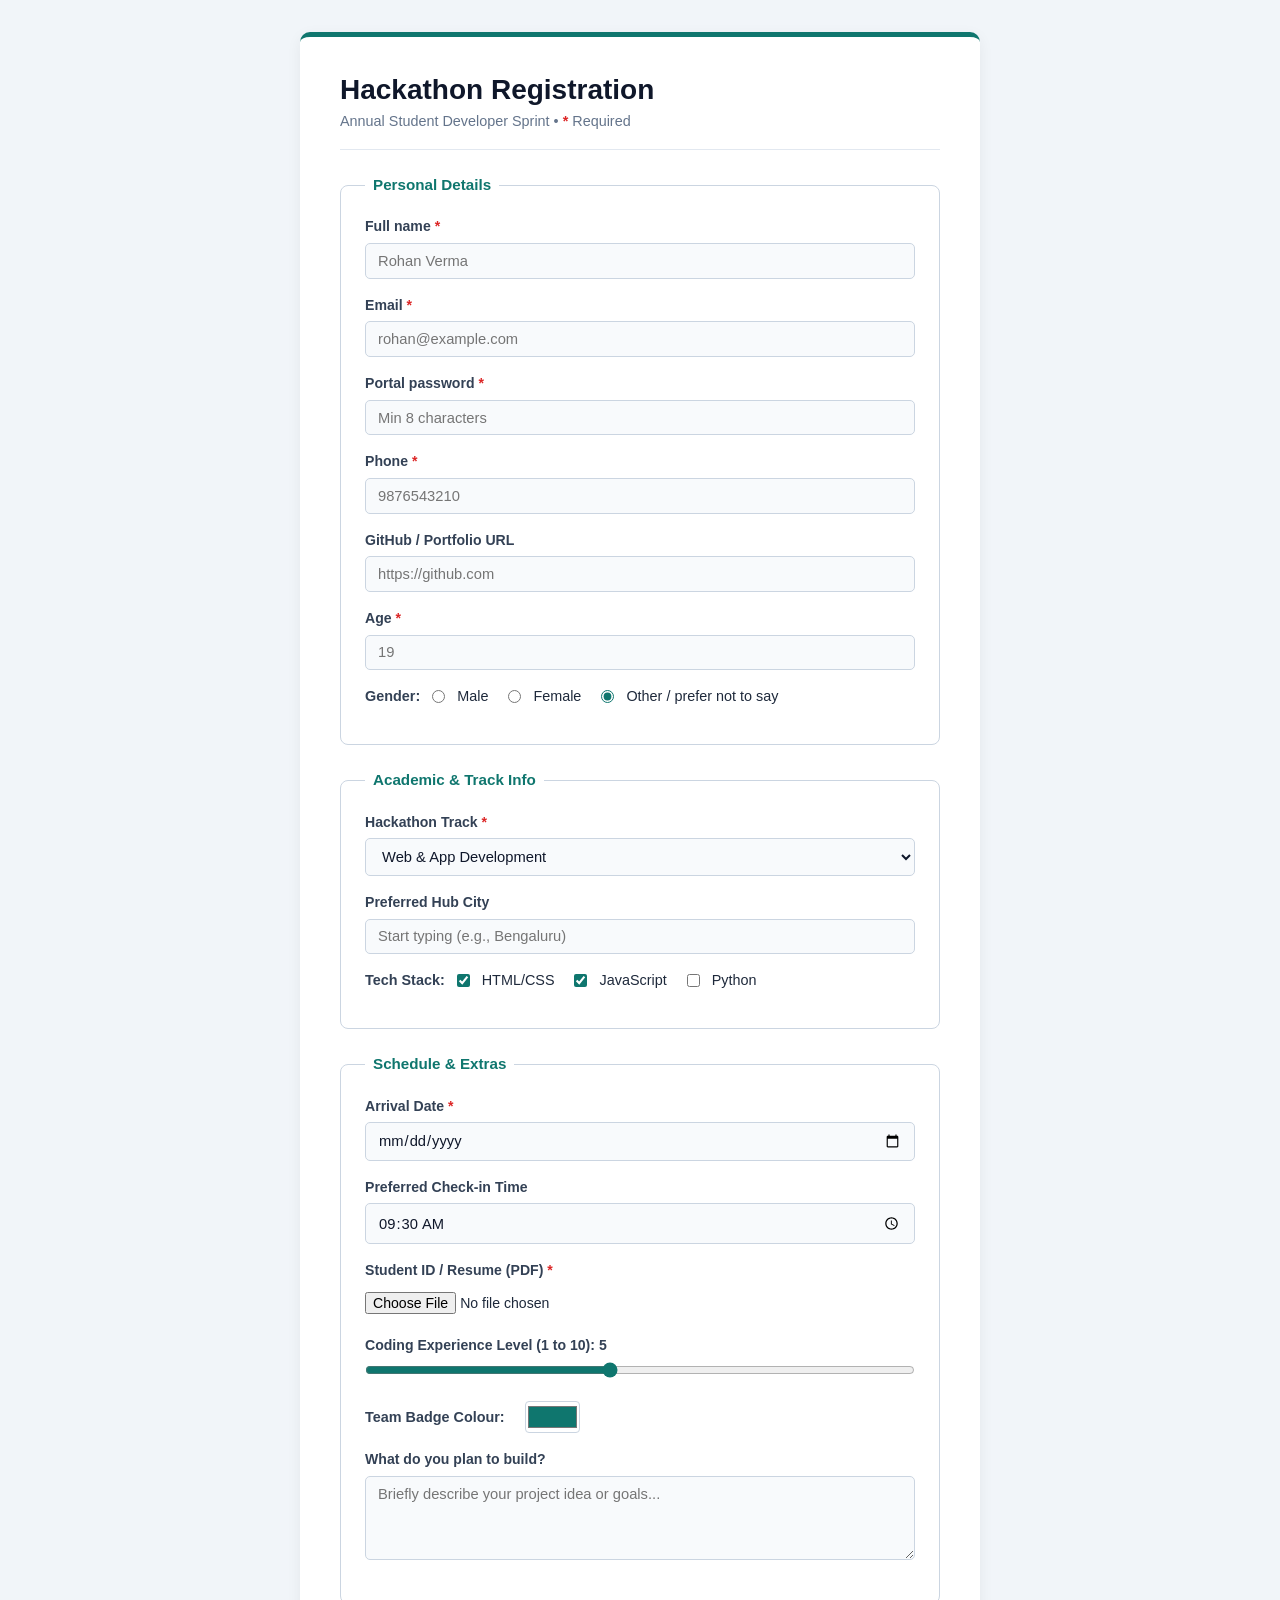
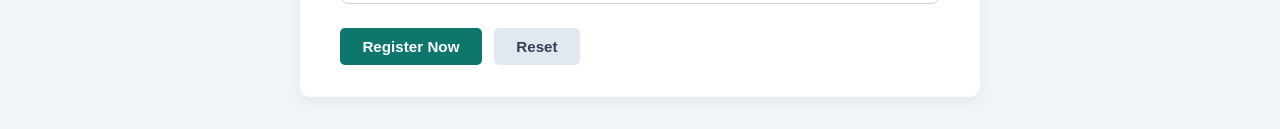
<file: assignment/Assignment 2/index.html>
<!DOCTYPE html>
<html lang="en">
<head>
  <meta charset="UTF-8">
  <meta name="viewport" content="width=device-width, initial-scale=1.0">
  <title>Tech Hackathon Registration Form</title>
  <style>
    * {
      box-sizing: border-box;
      margin: 0;
      padding: 0;
      font-family: 'Segoe UI', Tahoma, Geneva, Verdana, sans-serif;
    }

    body {
      background-color: #f1f5f9;
      color: #1e293b;
      padding: 2rem 1rem;
      line-height: 1.5;
    }

    .form-container {
      max-width: 680px;
      margin: 0 auto;
      background: #ffffff;
      padding: 2rem 2.5rem;
      border-radius: 10px;
      box-shadow: 0 4px 15px rgba(0, 0, 0, 0.06);
      border-top: 5px solid #0f766e;
    }

    .form-header {
      margin-bottom: 1.5rem;
      border-bottom: 1px solid #e2e8f0;
      padding-bottom: 1rem;
    }

    .form-header h1 {
      font-size: 1.75rem;
      color: #0f172a;
    }

    .form-header p {
      font-size: 0.9rem;
      color: #64748b;
    }

    .required-star {
      color: #dc2626;
      font-weight: bold;
    }

    fieldset {
      border: 1px solid #cbd5e1;
      border-radius: 8px;
      padding: 1.25rem 1.5rem;
      margin-bottom: 1.5rem;
    }

    legend {
      font-weight: 700;
      font-size: 0.95rem;
      color: #0f766e;
      padding: 0 0.5rem;
    }

    .form-group {
      margin-bottom: 1rem;
    }

    .form-group label {
      display: block;
      font-size: 0.88rem;
      font-weight: 600;
      margin-bottom: 0.35rem;
      color: #334155;
    }

    input[type="text"],
    input[type="email"],
    input[type="password"],
    input[type="tel"],
    input[type="url"],
    input[type="number"],
    input[type="date"],
    input[type="time"],
    input[list],
    select,
    textarea {
      width: 100%;
      padding: 0.55rem 0.75rem;
      border: 1px solid #cbd5e1;
      border-radius: 5px;
      font-size: 0.92rem;
      color: #0f172a;
      background-color: #f8fafc;
      transition: border-color 0.2s, background-color 0.2s;
    }

    input:focus,
    select:focus,
    textarea:focus {
      outline: none;
      border-color: #0f766e;
      background-color: #ffffff;
    }

    input[type="file"] {
      font-size: 0.88rem;
      padding: 0.3rem 0;
    }

    input[type="range"] {
      width: 100%;
      accent-color: #0f766e;
      cursor: pointer;
    }

    input[type="color"] {
      width: 55px;
      height: 32px;
      border: 1px solid #cbd5e1;
      border-radius: 4px;
      cursor: pointer;
      background: none;
    }

    .inline-group {
      display: flex;
      flex-wrap: wrap;
      align-items: center;
      gap: 0.75rem;
      margin-bottom: 1rem;
      font-size: 0.9rem;
    }

    .group-label {
      font-weight: 600;
      color: #334155;
    }

    .inline-group label {
      margin-right: 0.5rem;
      cursor: pointer;
    }

    input[type="radio"],
    input[type="checkbox"] {
      accent-color: #0f766e;
      cursor: pointer;
    }

    .button-group {
      display: flex;
      gap: 0.75rem;
      margin-top: 1rem;
    }

    button {
      padding: 0.65rem 1.4rem;
      font-size: 0.95rem;
      font-weight: 600;
      border: none;
      border-radius: 5px;
      cursor: pointer;
      transition: background-color 0.2s;
    }

    .btn-submit {
      background-color: #0f766e;
      color: #ffffff;
    }

    .btn-submit:hover {
      background-color: #115e59;
    }

    .btn-reset {
      background-color: #e2e8f0;
      color: #334155;
    }

    .btn-reset:hover {
      background-color: #cbd5e1;
    }
  </style>
</head>
<body>

  <main class="form-container">
    <header class="form-header">
      <h1>Hackathon Registration</h1>
      <p>Annual Student Developer Sprint • <span class="required-star">*</span> Required</p>
    </header>

    <form action="#" method="POST" enctype="multipart/form-data">

      <!-- SECTION 1: Personal Details -->
      <fieldset>
        <legend>Personal Details</legend>

        <div class="form-group">
          <label for="fullname">Full name <span class="required-star">*</span></label>
          <input type="text" id="fullname" name="fullname" placeholder="Rohan Verma" minlength="3" required>
        </div>

        <div class="form-group">
          <label for="email">Email <span class="required-star">*</span></label>
          <input type="email" id="email" name="email" placeholder="rohan@example.com" required>
        </div>

        <div class="form-group">
          <label for="password">Portal password <span class="required-star">*</span></label>
          <input type="password" id="password" name="password" placeholder="Min 8 characters" minlength="8" required>
        </div>

        <div class="form-group">
          <label for="phone">Phone <span class="required-star">*</span></label>
          <input type="tel" id="phone" name="phone" placeholder="9876543210" pattern="[0-9]{10}" title="Enter a 10-digit mobile number" required>
        </div>

        <div class="form-group">
          <label for="github">GitHub / Portfolio URL</label>
          <input type="url" id="github" name="github" placeholder="https://github.com">
        </div>

        <div class="form-group">
          <label for="age">Age <span class="required-star">*</span></label>
          <input type="number" id="age" name="age" placeholder="19" min="16" max="35" required>
        </div>

        <div class="inline-group">
          <span class="group-label">Gender:</span>
          <input type="radio" id="male" name="gender" value="male">
          <label for="male">Male</label>

          <input type="radio" id="female" name="gender" value="female">
          <label for="female">Female</label>

          <input type="radio" id="other" name="gender" value="other" checked>
          <label for="other">Other / prefer not to say</label>
        </div>
      </fieldset>

      <!-- SECTION 2: Academic & Track Info -->
      <fieldset>
        <legend>Academic & Track Info</legend>

        <div class="form-group">
          <label for="track">Hackathon Track <span class="required-star">*</span></label>
          <select id="track" name="track" required>
            <option value="">-- Select a Track --</option>
            <option value="web" selected>Web & App Development</option>
            <option value="ai">AI & Machine Learning</option>
            <option value="cyber">Cybersecurity & Cloud</option>
            <option value="iot">IoT & Hardware</option>
          </select>
        </div>

        <div class="form-group">
          <label for="city">Preferred Hub City</label>
          <input list="cities" id="city" name="city" placeholder="Start typing (e.g., Bengaluru)">
          <datalist id="cities">
            <option value="Bengaluru">
            <option value="Delhi NCR">
            <option value="Mumbai">
            <option value="Hyderabad">
            <option value="Pune">
          </datalist>
        </div>

        <div class="inline-group">
          <span class="group-label">Tech Stack:</span>
          <input type="checkbox" id="htmlcss" name="skills" value="HTML/CSS" checked>
          <label for="htmlcss">HTML/CSS</label>

          <input type="checkbox" id="js" name="skills" value="JavaScript" checked>
          <label for="js">JavaScript</label>

          <input type="checkbox" id="python" name="skills" value="Python">
          <label for="python">Python</label>
        </div>
      </fieldset>

      <!-- SECTION 3: Schedule & Extras -->
      <fieldset>
        <legend>Schedule & Extras</legend>

        <div class="form-group">
          <label for="arrival-date">Arrival Date <span class="required-star">*</span></label>
          <input type="date" id="arrival-date" name="arrival-date" min="2026-11-15" required>
        </div>

        <div class="form-group">
          <label for="checkin-time">Preferred Check-in Time</label>
          <input type="time" id="checkin-time" name="checkin-time" value="09:30">
        </div>

        <div class="form-group">
          <label for="id-proof">Student ID / Resume (PDF) <span class="required-star">*</span></label>
          <input type="file" id="id-proof" name="id-proof" accept=".pdf,.png,.jpg" required>
        </div>

        <div class="form-group">
          <label for="experience">Coding Experience Level (1 to 10): <span id="exp-val">5</span></label>
          <input type="range" id="experience" name="experience" min="1" max="10" value="5" oninput="document.getElementById('exp-val').textContent = this.value">
        </div>

        <div class="inline-group">
          <label for="badge-color" class="group-label">Team Badge Colour:</label>
          <input type="color" id="badge-color" name="badge-color" value="#0f766e">
        </div>

        <div class="form-group">
          <label for="pitch">What do you plan to build?</label>
          <textarea id="pitch" name="pitch" rows="4" placeholder="Briefly describe your project idea or goals..." minlength="10"></textarea>
        </div>
      </fieldset>

      <!-- Buttons -->
      <div class="button-group">
        <button type="submit" class="btn-submit">Register Now</button>
        <button type="reset" class="btn-reset">Reset</button>
      </div>

    </form>
  </main>

</body>
</html>
</file>
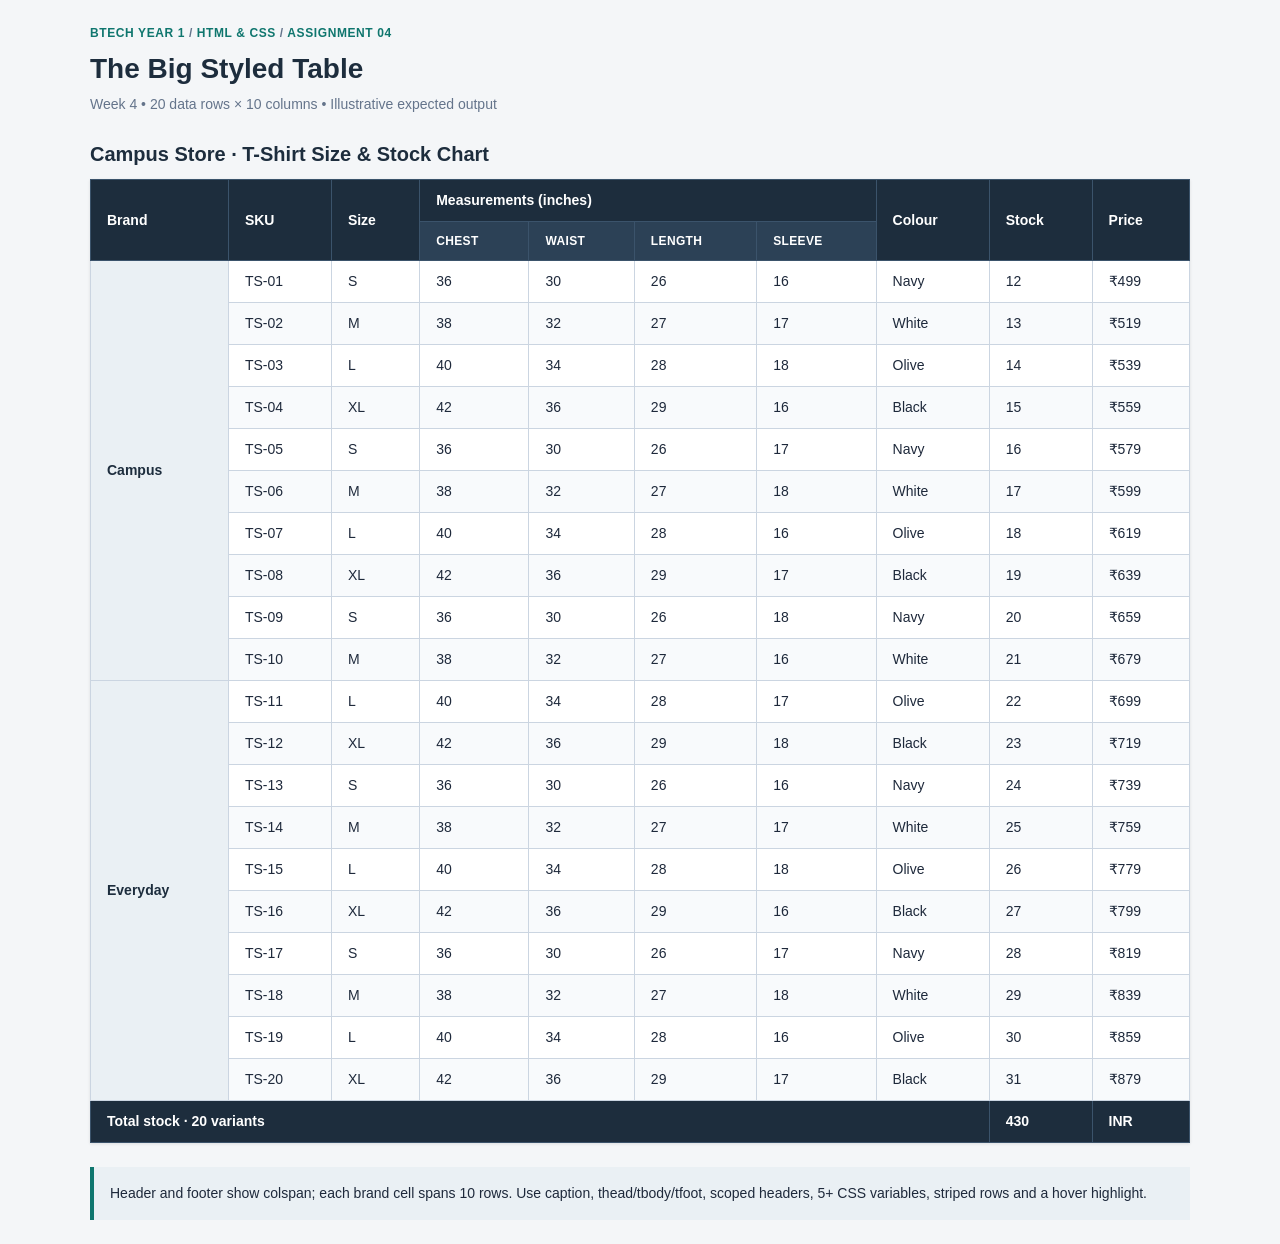
<file: assignment/Assignment 3/index.html>
<!DOCTYPE html>
<html lang="en">
<head>
  <meta charset="UTF-8">
  <meta name="viewport" content="width=device-width, initial-scale=1.0">
  <title>The Big Styled Table - Campus Store</title>
  
  <!-- INTERNAL CSS STARTS HERE -->
  <style>
    /* CSS Variables defined in :root */
    :root {
      --bg-page: #f4f6f8;
      --bg-surface: #ffffff;
      --bg-header: #1d2d3d;
      --bg-subheader: #2c4156;
      --bg-brand: #eaf0f4;
      --bg-stripe: #f8fafc;
      --bg-hover: #e2ecf5;
      
      --text-primary: #1e293b;
      --text-secondary: #64748b;
      --text-light: #ffffff;
      --text-accent: #0f766e;
      
      --border-color: #cbd5e1;
      --border-header: #3b536b;
      
      --space-xs: 6px;
      --space-sm: 10px;
      --space-md: 16px;
      --space-lg: 24px;
      
      --font-family: -apple-system, BlinkMacSystemFont, "Segoe UI", Roboto, sans-serif;
      --font-xs: 0.75rem;
      --font-sm: 0.875rem;
      --font-base: 1rem;
      --font-lg: 1.25rem;
      --font-xl: 1.75rem;
    }

    * {
      box-sizing: border-box;
      margin: 0;
      padding: 0;
    }

    body {
      font-family: var(--font-family);
      background-color: var(--bg-page);
      color: var(--text-primary);
      padding: var(--space-lg);
      line-height: 1.5;
    }

    .container {
      max-width: 1100px;
      margin: 0 auto;
    }

    .breadcrumb {
      font-size: var(--font-xs);
      font-weight: 700;
      letter-spacing: 0.05em;
      color: var(--text-accent);
      text-transform: uppercase;
      margin-bottom: var(--space-xs);
    }

    .breadcrumb span {
      color: var(--text-secondary);
    }

    h1 {
      font-size: var(--font-xl);
      font-weight: 800;
      color: var(--bg-header);
      margin-bottom: 4px;
    }

    .subtitle {
      font-size: var(--font-sm);
      color: var(--text-secondary);
      margin-bottom: var(--space-lg);
    }

    table {
      width: 100%;
      border-collapse: collapse;
      background-color: var(--bg-surface);
      font-size: var(--font-sm);
      box-shadow: 0 1px 3px rgba(0, 0, 0, 0.1);
    }

    caption {
      caption-side: top;
      text-align: left;
      font-size: var(--font-lg);
      font-weight: 700;
      color: var(--bg-header);
      margin-bottom: var(--space-sm);
    }

    th, td {
      padding: var(--space-sm) var(--space-md);
      border: 1px solid var(--border-color);
      text-align: left;
    }

    thead th {
      background-color: var(--bg-header);
      color: var(--text-light);
      font-weight: 600;
      border-color: var(--border-header);
    }

    thead tr:nth-child(2) th {
      background-color: var(--bg-subheader);
      font-size: var(--font-xs);
      text-transform: uppercase;
      letter-spacing: 0.03em;
    }

    th[scope="rowgroup"] {
      background-color: var(--bg-brand);
      color: var(--bg-header);
      font-weight: 700;
      vertical-align: middle;
    }

    tbody tr:nth-child(even) {
      background-color: var(--bg-stripe);
    }

    tbody tr:hover {
      background-color: var(--bg-hover);
      transition: background-color 0.15s ease-in-out;
    }

    tfoot td, tfoot th {
      background-color: var(--bg-header);
      color: var(--text-light);
      font-weight: 700;
      border-color: var(--border-header);
    }

    .note-box {
      margin-top: var(--space-lg);
      padding: var(--space-md);
      background-color: var(--bg-brand);
      border-left: 4px solid var(--text-accent);
      font-size: var(--font-sm);
      color: var(--text-primary);
    }
  </style>
  <!-- INTERNAL CSS ENDS HERE -->
</head>
<body>

  <div class="container">
    <p class="breadcrumb">BTECH YEAR 1 <span>/</span> HTML &amp; CSS <span>/</span> ASSIGNMENT 04</p>
    <h1>The Big Styled Table</h1>
    <p class="subtitle">Week 4 &bull; 20 data rows &times; 10 columns &bull; Illustrative expected output</p>

    <table>
      <caption>Campus Store &middot; T-Shirt Size &amp; Stock Chart</caption>
      
      <thead>
        <tr>
          <th scope="col" rowspan="2">Brand</th>
          <th scope="col" rowspan="2">SKU</th>
          <th scope="col" rowspan="2">Size</th>
          <th scope="colgroup" colspan="4">Measurements (inches)</th>
          <th scope="col" rowspan="2">Colour</th>
          <th scope="col" rowspan="2">Stock</th>
          <th scope="col" rowspan="2">Price</th>
        </tr>
        <tr>
          <th scope="col">Chest</th>
          <th scope="col">Waist</th>
          <th scope="col">Length</th>
          <th scope="col">Sleeve</th>
        </tr>
      </thead>

      <tbody>
        <tr>
          <th scope="rowgroup" rowspan="10">Campus</th>
          <td>TS-01</td>
          <td>S</td>
          <td>36</td>
          <td>30</td>
          <td>26</td>
          <td>16</td>
          <td>Navy</td>
          <td>12</td>
          <td>&#8377;499</td>
        </tr>
        <tr>
          <td>TS-02</td>
          <td>M</td>
          <td>38</td>
          <td>32</td>
          <td>27</td>
          <td>17</td>
          <td>White</td>
          <td>13</td>
          <td>&#8377;519</td>
        </tr>
        <tr>
          <td>TS-03</td>
          <td>L</td>
          <td>40</td>
          <td>34</td>
          <td>28</td>
          <td>18</td>
          <td>Olive</td>
          <td>14</td>
          <td>&#8377;539</td>
        </tr>
        <tr>
          <td>TS-04</td>
          <td>XL</td>
          <td>42</td>
          <td>36</td>
          <td>29</td>
          <td>16</td>
          <td>Black</td>
          <td>15</td>
          <td>&#8377;559</td>
        </tr>
        <tr>
          <td>TS-05</td>
          <td>S</td>
          <td>36</td>
          <td>30</td>
          <td>26</td>
          <td>17</td>
          <td>Navy</td>
          <td>16</td>
          <td>&#8377;579</td>
        </tr>
        <tr>
          <td>TS-06</td>
          <td>M</td>
          <td>38</td>
          <td>32</td>
          <td>27</td>
          <td>18</td>
          <td>White</td>
          <td>17</td>
          <td>&#8377;599</td>
        </tr>
        <tr>
          <td>TS-07</td>
          <td>L</td>
          <td>40</td>
          <td>34</td>
          <td>28</td>
          <td>16</td>
          <td>Olive</td>
          <td>18</td>
          <td>&#8377;619</td>
        </tr>
        <tr>
          <td>TS-08</td>
          <td>XL</td>
          <td>42</td>
          <td>36</td>
          <td>29</td>
          <td>17</td>
          <td>Black</td>
          <td>19</td>
          <td>&#8377;639</td>
        </tr>
        <tr>
          <td>TS-09</td>
          <td>S</td>
          <td>36</td>
          <td>30</td>
          <td>26</td>
          <td>18</td>
          <td>Navy</td>
          <td>20</td>
          <td>&#8377;659</td>
        </tr>
        <tr>
          <td>TS-10</td>
          <td>M</td>
          <td>38</td>
          <td>32</td>
          <td>27</td>
          <td>16</td>
          <td>White</td>
          <td>21</td>
          <td>&#8377;679</td>
        </tr>

        <tr>
          <th scope="rowgroup" rowspan="10">Everyday</th>
          <td>TS-11</td>
          <td>L</td>
          <td>40</td>
          <td>34</td>
          <td>28</td>
          <td>17</td>
          <td>Olive</td>
          <td>22</td>
          <td>&#8377;699</td>
        </tr>
        <tr>
          <td>TS-12</td>
          <td>XL</td>
          <td>42</td>
          <td>36</td>
          <td>29</td>
          <td>18</td>
          <td>Black</td>
          <td>23</td>
          <td>&#8377;719</td>
        </tr>
        <tr>
          <td>TS-13</td>
          <td>S</td>
          <td>36</td>
          <td>30</td>
          <td>26</td>
          <td>16</td>
          <td>Navy</td>
          <td>24</td>
          <td>&#8377;739</td>
        </tr>
        <tr>
          <td>TS-14</td>
          <td>M</td>
          <td>38</td>
          <td>32</td>
          <td>27</td>
          <td>17</td>
          <td>White</td>
          <td>25</td>
          <td>&#8377;759</td>
        </tr>
        <tr>
          <td>TS-15</td>
          <td>L</td>
          <td>40</td>
          <td>34</td>
          <td>28</td>
          <td>18</td>
          <td>Olive</td>
          <td>26</td>
          <td>&#8377;779</td>
        </tr>
        <tr>
          <td>TS-16</td>
          <td>XL</td>
          <td>42</td>
          <td>36</td>
          <td>29</td>
          <td>16</td>
          <td>Black</td>
          <td>27</td>
          <td>&#8377;799</td>
        </tr>
        <tr>
          <td>TS-17</td>
          <td>S</td>
          <td>36</td>
          <td>30</td>
          <td>26</td>
          <td>17</td>
          <td>Navy</td>
          <td>28</td>
          <td>&#8377;819</td>
        </tr>
        <tr>
          <td>TS-18</td>
          <td>M</td>
          <td>38</td>
          <td>32</td>
          <td>27</td>
          <td>18</td>
          <td>White</td>
          <td>29</td>
          <td>&#8377;839</td>
        </tr>
        <tr>
          <td>TS-19</td>
          <td>L</td>
          <td>40</td>
          <td>34</td>
          <td>28</td>
          <td>16</td>
          <td>Olive</td>
          <td>30</td>
          <td>&#8377;859</td>
        </tr>
        <tr>
          <td>TS-20</td>
          <td>XL</td>
          <td>42</td>
          <td>36</td>
          <td>29</td>
          <td>17</td>
          <td>Black</td>
          <td>31</td>
          <td>&#8377;879</td>
        </tr>
      </tbody>

      <tfoot>
        <tr>
          <th scope="row" colspan="8">Total stock &middot; 20 variants</th>
          <td>430</td>
          <td>INR</td>
        </tr>
      </tfoot>
    </table>

    <div class="note-box">
      Header and footer show colspan; each brand cell spans 10 rows. Use caption, thead/tbody/tfoot, scoped headers, 5+ CSS variables, striped rows and a hover highlight.
    </div>
  </div>

</body>
</html>
</file>
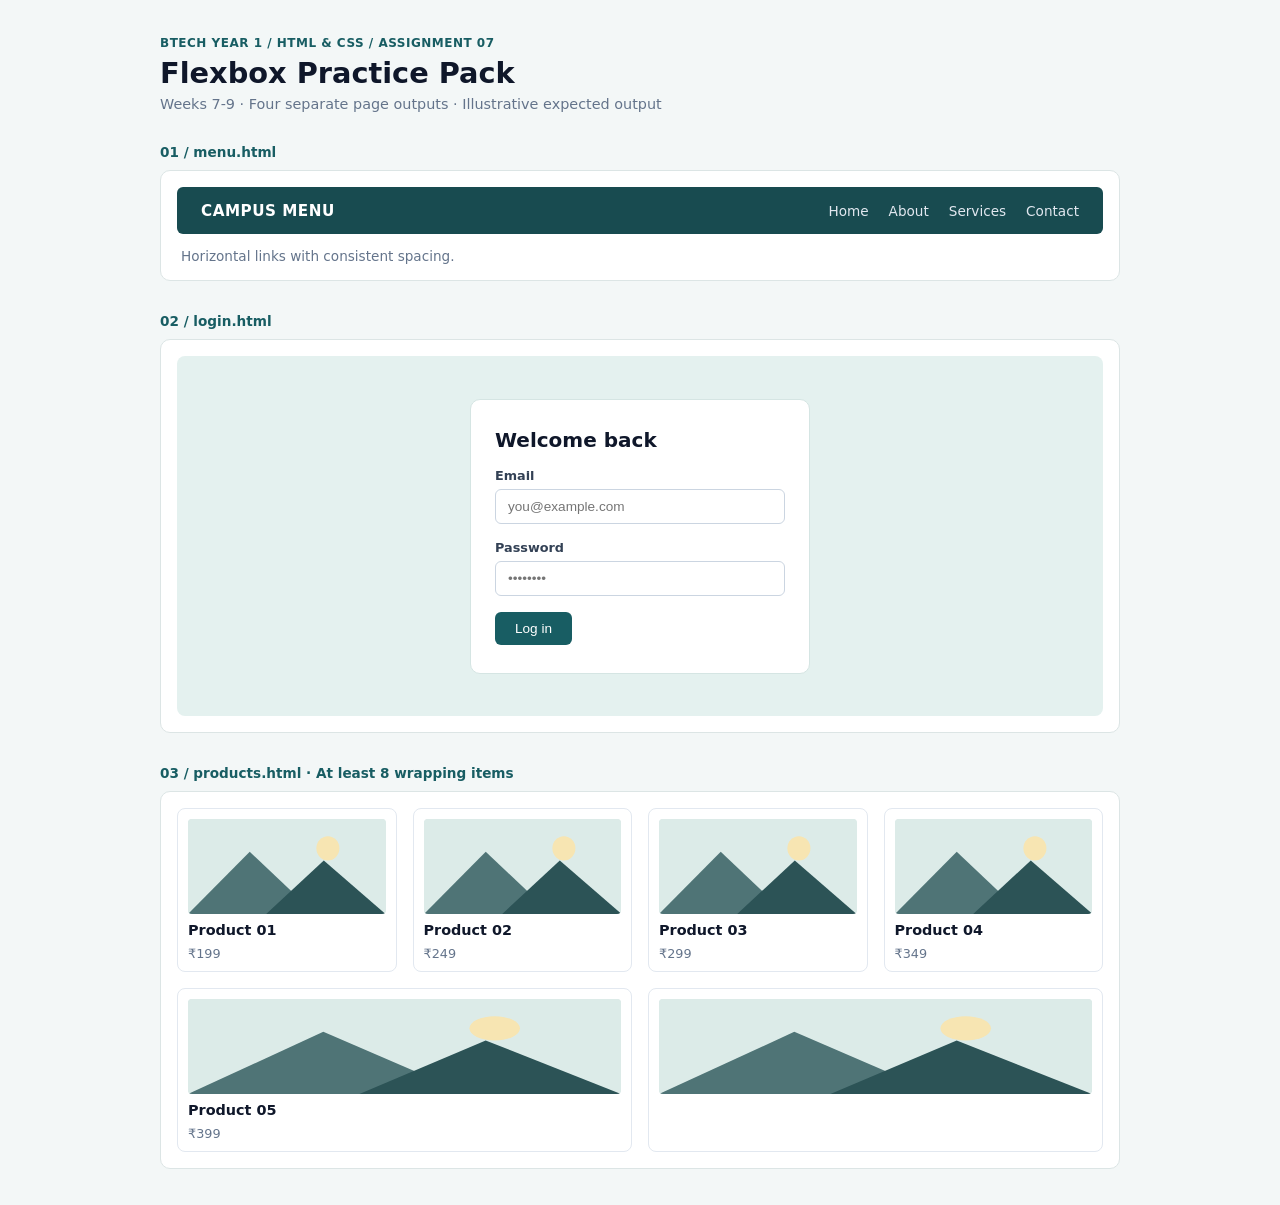
<file: assignment/Assignment 6/index.html>
<!DOCTYPE html>
<html lang="en">
<head>
  <meta charset="UTF-8" />
  <meta name="viewport" content="width=device-width, initial-scale=1.0" />
  <title>Flexbox Practice Pack</title>
  <!-- Internal CSS Start -->
  <style>
    * {
      box-sizing: border-box;
      margin: 0;
      padding: 0;
    }

    body {
      font-family: system-ui, -apple-system, BlinkMacSystemFont, "Segoe UI", Roboto, sans-serif;
      background-color: #f3f7f7;
      color: #1e293b;
      padding: 36px 24px;
      display: flex;
      flex-direction: column;
      align-items: center;
    }

    .page-wrapper {
      width: 100%;
      max-width: 960px;
      display: flex;
      flex-direction: column;
      gap: 32px;
    }

    /* Header Section */
    .assignment-header {
      display: flex;
      flex-direction: column;
      gap: 6px;
    }

    .tag {
      font-size: 0.75rem;
      font-weight: 700;
      color: #185d63;
      letter-spacing: 0.5px;
    }

    .assignment-header h1 {
      font-size: 1.8rem;
      color: #0f172a;
    }

    .subtitle {
      font-size: 0.9rem;
      color: #64748b;
    }

    /* Section Titles */
    .section-block {
      display: flex;
      flex-direction: column;
      gap: 10px;
    }

    .section-label {
      font-size: 0.85rem;
      font-weight: 700;
      color: #185d63;
    }

    .preview-box {
      background-color: #ffffff;
      border: 1px solid #dce5e5;
      border-radius: 10px;
      padding: 16px;
      display: flex;
      flex-direction: column;
      gap: 14px;
    }

    /* 01 / menu.html */
    .navbar {
      display: flex;
      justify-content: space-between;
      align-items: center;
      background-color: #184b50;
      color: #ffffff;
      padding: 14px 24px;
      border-radius: 6px;
    }

    .brand {
      font-weight: 700;
      font-size: 0.95rem;
      letter-spacing: 0.5px;
    }

    .nav-links {
      display: flex;
      align-items: center;
      gap: 20px;
      list-style: none;
    }

    .nav-links a {
      color: #e2e8f0;
      text-decoration: none;
      font-size: 0.85rem;
    }

    .caption {
      font-size: 0.85rem;
      color: #64748b;
      padding-left: 4px;
    }

    /* 02 / login.html */
    .login-area {
      background-color: #e4f1ef;
      min-height: 360px;
      border-radius: 8px;
      display: flex;
      justify-content: center;
      align-items: center;
      padding: 24px;
    }

    .login-card {
      background-color: #ffffff;
      width: 100%;
      max-width: 340px;
      padding: 28px 24px;
      border-radius: 10px;
      border: 1px solid #d5e5e3;
      display: flex;
      flex-direction: column;
      gap: 16px;
    }

    .login-card h2 {
      font-size: 1.25rem;
      color: #0f172a;
    }

    .form-group {
      display: flex;
      flex-direction: column;
      gap: 6px;
    }

    .form-group label {
      font-size: 0.8rem;
      font-weight: 600;
      color: #334155;
    }

    .form-group input {
      padding: 9px 12px;
      border: 1px solid #cbd5e1;
      border-radius: 6px;
      font-size: 0.85rem;
    }

    .btn-primary {
      align-self: flex-start;
      background-color: #185d63;
      color: #ffffff;
      border: none;
      border-radius: 6px;
      padding: 9px 20px;
      font-size: 0.85rem;
      cursor: pointer;
    }

    /* 03 / products.html */
    .product-grid {
      display: flex;
      flex-wrap: wrap;
      gap: 16px;
    }

    .product-card {
      background-color: #ffffff;
      border: 1px solid #e2e8f0;
      border-radius: 8px;
      padding: 10px;
      flex-grow: 1;
      flex-basis: 190px;
      display: flex;
      flex-direction: column;
      gap: 8px;
    }

    .thumb {
      width: 100%;
      height: 95px;
      border-radius: 4px;
      overflow: hidden;
      background-color: #dcebe8;
    }

    .thumb svg {
      width: 100%;
      height: 100%;
      display: block;
    }

    .product-card h3 {
      font-size: 0.9rem;
      color: #0f172a;
    }

    .product-card p {
      font-size: 0.8rem;
      color: #64748b;
    }

    /* 04 / navbar-hero.html */
    .hero-wrapper {
      display: flex;
      flex-direction: column;
      border-radius: 8px;
      overflow: hidden;
    }

    .hero-wrapper .navbar {
      border-radius: 0;
    }

    .hero-banner {
      background-color: #e4f1ef;
      min-height: 240px;
      display: flex;
      flex-direction: column;
      justify-content: center;
      align-items: center;
      text-align: center;
      padding: 36px 20px;
      gap: 12px;
    }

    .hero-banner h2 {
      font-size: 1.55rem;
      color: #0f172a;
    }

    .hero-banner p {
      font-size: 0.9rem;
      color: #475569;
    }

    .hero-banner .btn-primary {
      align-self: center;
      margin-top: 6px;
      padding: 10px 26px;
    }

    /* Footer Instructions */
    .footer-note {
      background-color: #ffffff;
      border: 1px solid #dce5e5;
      border-radius: 8px;
      padding: 14px 18px;
      font-size: 0.85rem;
      color: #334155;
    }
  </style>
  <!-- Internal CSS End -->
</head>
<body>
  <div class="page-wrapper">
    <!-- Top Header -->
    <header class="assignment-header">
      <span class="tag">BTECH YEAR 1 / HTML &amp; CSS / ASSIGNMENT 07</span>
      <h1>Flexbox Practice Pack</h1>
      <p class="subtitle">Weeks 7-9 · Four separate page outputs · Illustrative expected output</p>
    </header>

    <!-- 01 / menu.html -->
    <section class="section-block">
      <div class="section-label">01 / menu.html</div>
      <div class="preview-box">
        <nav class="navbar">
          <div class="brand">CAMPUS MENU</div>
          <ul class="nav-links">
            <li><a href="#">Home</a></li>
            <li><a href="#">About</a></li>
            <li><a href="#">Services</a></li>
            <li><a href="#">Contact</a></li>
          </ul>
        </nav>
        <p class="caption">Horizontal links with consistent spacing.</p>
      </div>
    </section>

    <!-- 02 / login.html -->
    <section class="section-block">
      <div class="section-label">02 / login.html</div>
      <div class="preview-box">
        <div class="login-area">
          <form class="login-card">
            <h2>Welcome back</h2>
            <div class="form-group">
              <label>Email</label>
              <input type="email" placeholder="you@example.com" />
            </div>
            <div class="form-group">
              <label>Password</label>
              <input type="password" placeholder="••••••••" />
            </div>
            <button type="submit" class="btn-primary">Log in</button>
          </form>
        </div>
      </div>
    </section>

    <!-- 03 / products.html -->
    <section class="section-block">
      <div class="section-label">03 / products.html · At least 8 wrapping items</div>
      <div class="preview-box">
        <div class="product-grid">
          <div class="product-card">
            <div class="thumb">
              <svg viewBox="0 0 240 110" preserveAspectRatio="none">
                <rect width="240" height="110" fill="#dcebe8" />
                <circle cx="170" cy="34" r="14" fill="#f7e5b2" />
                <polygon points="0,110 75,38 155,110" fill="#4f7476" />
                <polygon points="95,110 165,48 240,110" fill="#2c5356" />
              </svg>
            </div>
            <h3>Product 01</h3>
            <p>₹199</p>
          </div>

          <div class="product-card">
            <div class="thumb">
              <svg viewBox="0 0 240 110" preserveAspectRatio="none">
                <rect width="240" height="110" fill="#dcebe8" />
                <circle cx="170" cy="34" r="14" fill="#f7e5b2" />
                <polygon points="0,110 75,38 155,110" fill="#4f7476" />
                <polygon points="95,110 165,48 240,110" fill="#2c5356" />
              </svg>
            </div>
            <h3>Product 02</h3>
            <p>₹249</p>
          </div>

          <div class="product-card">
            <div class="thumb">
              <svg viewBox="0 0 240 110" preserveAspectRatio="none">
                <rect width="240" height="110" fill="#dcebe8" />
                <circle cx="170" cy="34" r="14" fill="#f7e5b2" />
                <polygon points="0,110 75,38 155,110" fill="#4f7476" />
                <polygon points="95,110 165,48 240,110" fill="#2c5356" />
              </svg>
            </div>
            <h3>Product 03</h3>
            <p>₹299</p>
          </div>

          <div class="product-card">
            <div class="thumb">
              <svg viewBox="0 0 240 110" preserveAspectRatio="none">
                <rect width="240" height="110" fill="#dcebe8" />
                <circle cx="170" cy="34" r="14" fill="#f7e5b2" />
                <polygon points="0,110 75,38 155,110" fill="#4f7476" />
                <polygon points="95,110 165,48 240,110" fill="#2c5356" />
              </svg>
            </div>
            <h3>Product 04</h3>
            <p>₹349</p>
          </div>

          <div class="product-card">
            <div class="thumb">
              <svg viewBox="0 0 240 110" preserveAspectRatio="none">
                <rect width="240" height="110" fill="#dcebe8" />
                <circle cx="170" cy="34" r="14" fill="#f7e5b2" />
                <polygon points="0,110 75,38 155,110" fill="#4f7476" />
                <polygon points="95,110 165,48 240,110" fill="#2c5356" />
              </svg>
            </div>
            <h3>Product 05</h3>
            <p>₹399</p>
          </div>

          <div class="product-card">
            <div class="thumb">
              <svg viewBox="0 0 240 110" preserveAspectRatio="none">
                <rect width="240" height="110" fill="#dcebe8" />
                <circle cx="170" cy="34" r="14" fill="#f7e5b2" />
                <polygon points="0,110 75,38 155,110" fill="#4f7476" />
                <polygon points="95,110 165,48 240,110" fill="#2c5356" />
              </svg>
</file>
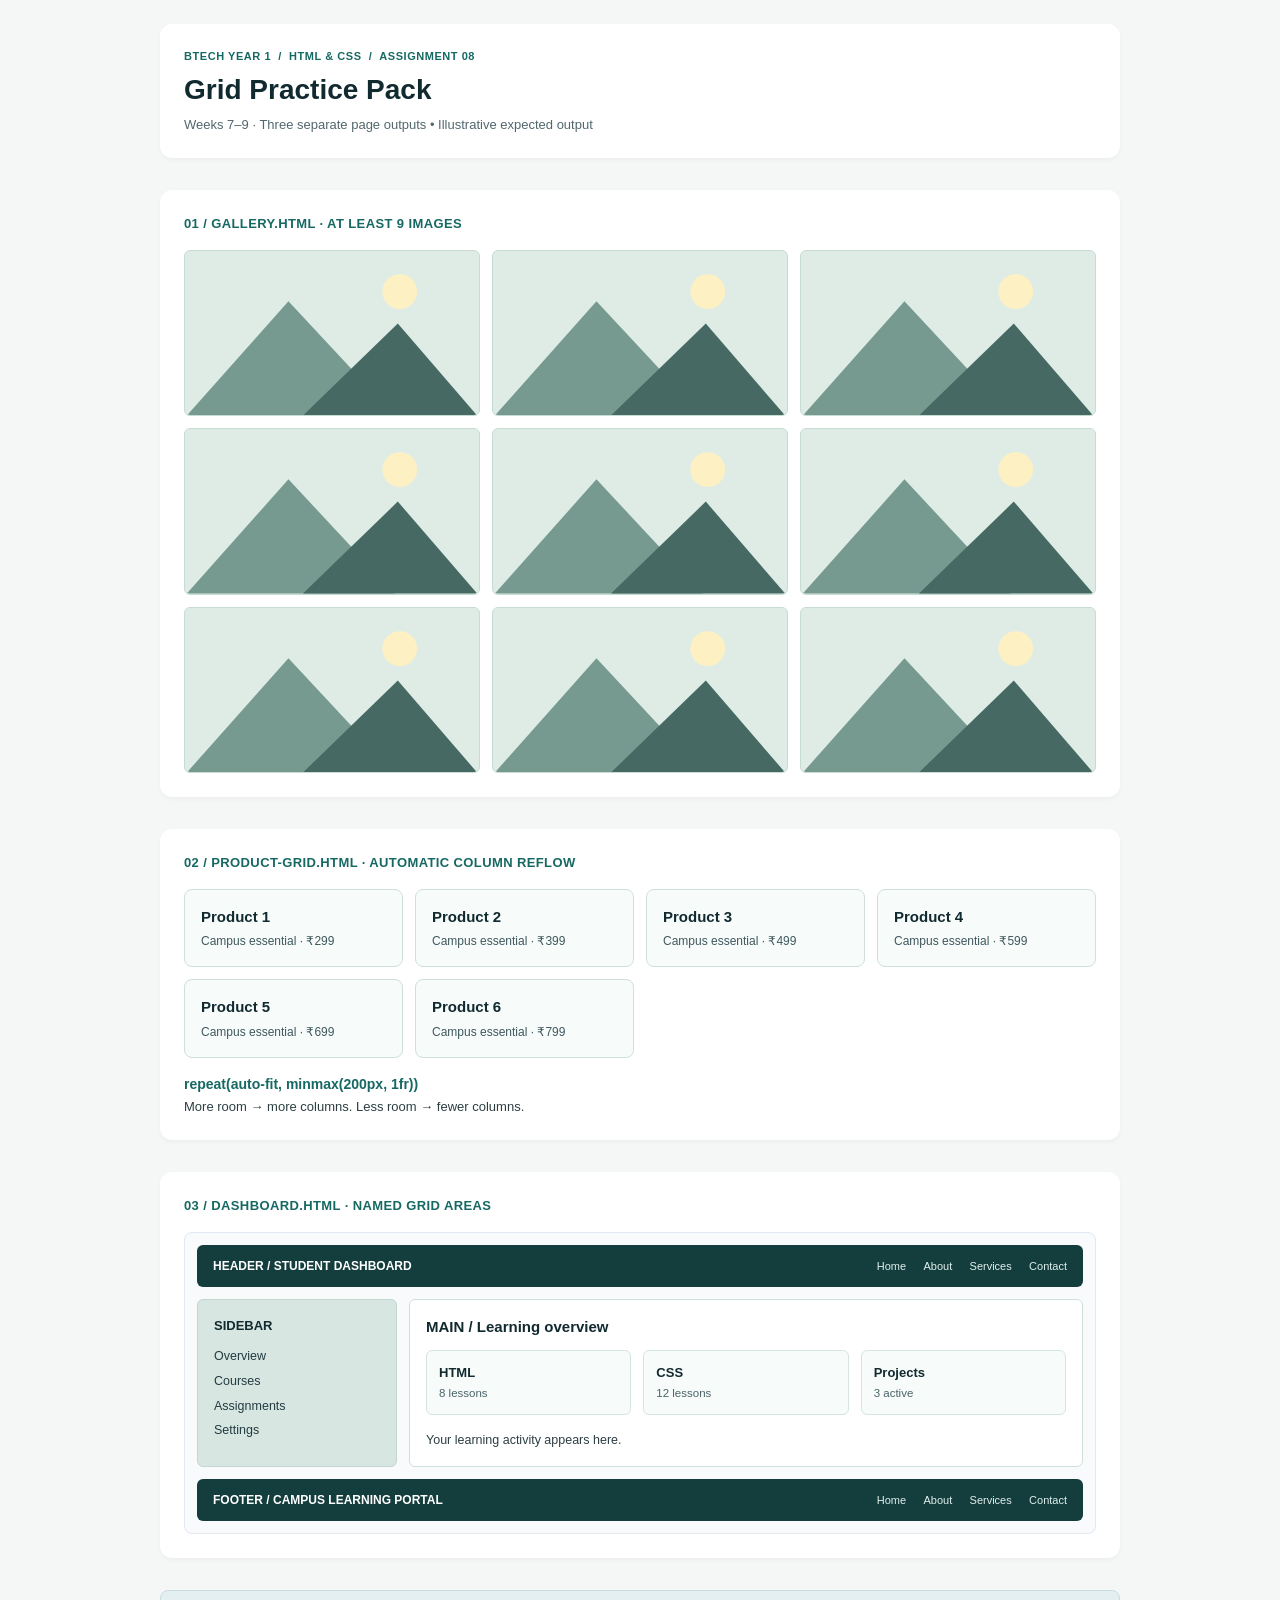
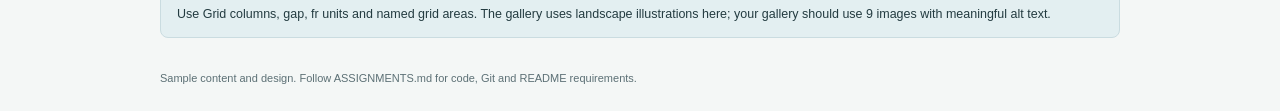
<file: assignment/Assignment 7/index.html>
<!DOCTYPE html>
<html lang="en">
<head>
  <meta charset="UTF-8">
  <meta name="viewport" content="width=device-width, initial-scale=1.0">
  <title>Grid Practice Pack - Assignment 08</title>
  <style>
    /* Reset & Base Styles */
    * {
      box-sizing: border-box;
      margin: 0;
      padding: 0;
    }

    body {
      font-family: -apple-system, BlinkMacSystemFont, "Segoe UI", Roboto, sans-serif;
      background-color: #f4f7f6;
      color: #1a2e35;
      padding: 24px;
      line-height: 1.5;
    }

    .container {
      max-width: 960px;
      margin: 0 auto;
      display: flex;
      flex-direction: column;
      gap: 2rem;
    }

    /* Top Page Header */
    .top-header {
      background: #ffffff;
      padding: 24px;
      border-radius: 12px;
      box-shadow: 0 2px 4px rgba(0, 0, 0, 0.04);
    }

    .top-eyebrow {
      font-size: 11px;
      font-weight: 700;
      color: #166963;
      letter-spacing: 0.05em;
      text-transform: uppercase;
      margin-bottom: 4px;
    }

    h1 {
      font-size: 28px;
      font-weight: 800;
      color: #112a30;
      margin-bottom: 4px;
    }

    .top-subtitle {
      font-size: 13px;
      color: #52676d;
    }

    /* Section Card Wrapper */
    .section-card {
      background: #ffffff;
      padding: 24px;
      border-radius: 12px;
      box-shadow: 0 2px 4px rgba(0, 0, 0, 0.04);
    }

    .section-title {
      font-size: 13px;
      font-weight: 700;
      color: #166963;
      margin-bottom: 16px;
      text-transform: uppercase;
      letter-spacing: 0.03em;
    }

    /* 01 / gallery.html */
    .gallery-grid {
      display: grid;
      grid-template-columns: repeat(3, 1fr);
      gap: 12px;
    }

    .gallery-card {
      background-color: #dfece6;
      border: 1px solid #c6dcd3;
      border-radius: 6px;
      overflow: hidden;
      aspect-ratio: 16 / 9;
    }

    .gallery-card svg {
      width: 100%;
      height: 100%;
      display: block;
    }

    /* 02 / product-grid.html */
    .product-grid {
      display: grid;
      grid-template-columns: repeat(auto-fit, minmax(200px, 1fr));
      gap: 12px;
    }

    .product-card {
      background-color: #f7fbfa;
      border: 1px solid #cfe0dc;
      border-radius: 8px;
      padding: 16px;
    }

    .product-card h3 {
      font-size: 15px;
      font-weight: 700;
      color: #112a30;
      margin-bottom: 4px;
    }

    .product-card p {
      font-size: 12px;
      color: #3f585e;
    }

    .code-note {
      margin-top: 16px;
    }

    .code-note h4 {
      font-size: 14px;
      font-weight: 700;
      color: #166963;
      margin-bottom: 2px;
    }

    .code-note p {
      font-size: 13px;
      color: #2c3e42;
    }

    /* 03 / dashboard.html (Named Grid Areas) */
    .dashboard-grid {
      display: grid;
      grid-template-columns: 200px 1fr;
      grid-template-rows: auto 1fr auto;
      grid-template-areas:
        "header  header"
        "sidebar main"
        "footer  footer";
      gap: 12px;
      background-color: #f8fafc;
      border: 1px solid #e2e8f0;
      border-radius: 8px;
      padding: 12px;
    }

    .dash-header {
      grid-area: header;
      background-color: #143d3d;
      color: #ffffff;
      padding: 12px 16px;
      border-radius: 6px;
      display: flex;
      justify-content: space-between;
      align-items: center;
      font-size: 12px;
    }

    .dash-nav a {
      color: #e0f0ee;
      text-decoration: none;
      margin-left: 14px;
      font-size: 11px;
    }

    .dash-sidebar {
      grid-area: sidebar;
      background-color: #d8e6e2;
      border: 1px solid #c2d6d0;
      border-radius: 6px;
      padding: 16px;
    }

    .dash-sidebar h4 {
      font-size: 13px;
      font-weight: 700;
      color: #112a30;
      margin-bottom: 12px;
    }

    .dash-sidebar ul {
      list-style: none;
      display: flex;
      flex-direction: column;
      gap: 6px;
    }

    .dash-sidebar li {
      font-size: 12.5px;
      color: #233b40;
    }

    .dash-main {
      grid-area: main;
      background-color: #ffffff;
      border: 1px solid #cfe0dc;
      border-radius: 6px;
      padding: 16px;
    }

    .dash-main h3 {
      font-size: 15px;
      font-weight: 700;
      color: #112a30;
      margin-bottom: 12px;
    }

    .dash-cards {
      display: grid;
      grid-template-columns: repeat(3, 1fr);
      gap: 12px;
      margin-bottom: 16px;
    }

    .dash-card {
      background-color: #f7fbfa;
      border: 1px solid #d5e5e1;
      border-radius: 6px;
      padding: 12px;
    }

    .dash-card h4 {
      font-size: 13px;
      font-weight: 700;
      color: #112a30;
      margin-bottom: 2px;
    }

    .dash-card p {
      font-size: 11.5px;
      color: #4a6368;
    }

    .activity-text {
      font-size: 12.5px;
      color: #2c3e42;
    }

    .dash-footer {
      grid-area: footer;
      background-color: #143d3d;
      color: #ffffff;
      padding: 12px 16px;
      border-radius: 6px;
      display: flex;
      justify-content: space-between;
      align-items: center;
      font-size: 12px;
    }

    /* Bottom Info Box */
    .bottom-box {
      background-color: #e3eff1;
      border: 1px solid #cadce0;
      border-radius: 8px;
      padding: 14px 16px;
      font-size: 12.5px;
      color: #233b40;
    }

    .bottom-caption {
      font-size: 11px;
      color: #5c7075;
    }

    /* Responsive Design */
    @media (max-width: 650px) {
      .gallery-grid {
        grid-template-columns: repeat(2, 1fr);
      }
      .dashboard-grid {
        grid-template-columns: 1fr;
        grid-template-areas:
          "header"
          "sidebar"
          "main"
          "footer";
      }
      .dash-cards {
        grid-template-columns: 1fr;
      }
    }
  </style>
</head>
<body>

  <div class="container">
    
    <!-- Top Header -->
    <header class="top-header">
      <div class="top-eyebrow">BTECH YEAR 1 &nbsp;/&nbsp; HTML &amp; CSS &nbsp;/&nbsp; ASSIGNMENT 08</div>
      <h1>Grid Practice Pack</h1>
      <p class="top-subtitle">Weeks 7–9 &middot; Three separate page outputs &bull; Illustrative expected output</p>
    </header>

    <!-- 01 / gallery.html -->
    <section class="section-card">
      <div class="section-title">01 / gallery.html &middot; At least 9 images</div>
      <div class="gallery-grid">
        <div class="gallery-card">
          <svg viewBox="0 0 300 170" xmlns="http://www.w3.org/2000/svg" role="img" aria-label="Mountain landscape illustration 1">
            <rect width="300" height="170" fill="#dfece6"/>
            <circle cx="220" cy="42" r="18" fill="#fdf0c2"/>
            <polygon points="0,170 105,52 215,170" fill="#779a90"/>
            <polygon points="120,170 218,75 300,170" fill="#466963"/>
          </svg>
        </div>
        <div class="gallery-card">
          <svg viewBox="0 0 300 170" xmlns="http://www.w3.org/2000/svg" role="img" aria-label="Mountain landscape illustration 2">
            <rect width="300" height="170" fill="#dfece6"/>
            <circle cx="220" cy="42" r="18" fill="#fdf0c2"/>
            <polygon points="0,170 105,52 215,170" fill="#779a90"/>
            <polygon points="120,170 218,75 300,170" fill="#466963"/>
          </svg>
        </div>
        <div class="gallery-card">
          <svg viewBox="0 0 300 170" xmlns="http://www.w3.org/2000/svg" role="img" aria-label="Mountain landscape illustration 3">
            <rect width="300" height="170" fill="#dfece6"/>
            <circle cx="220" cy="42" r="18" fill="#fdf0c2"/>
            <polygon points="0,170 105,52 215,170" fill="#779a90"/>
            <polygon points="120,170 218,75 300,170" fill="#466963"/>
          </svg>
        </div>
        <div class="gallery-card">
          <svg viewBox="0 0 300 170" xmlns="http://www.w3.org/2000/svg" role="img" aria-label="Mountain landscape illustration 4">
            <rect width="300" height="170" fill="#dfece6"/>
            <circle cx="220" cy="42" r="18" fill="#fdf0c2"/>
            <polygon points="0,170 105,52 215,170" fill="#779a90"/>
            <polygon points="120,170 218,75 300,170" fill="#466963"/>
          </svg>
        </div>
        <div class="gallery-card">
          <svg viewBox="0 0 300 170" xmlns="http://www.w3.org/2000/svg" role="img" aria-label="Mountain landscape illustration 5">
            <rect width="300" height="170" fill="#dfece6"/>
            <circle cx="220" cy="42" r="18" fill="#fdf0c2"/>
            <polygon points="0,170 105,52 215,170" fill="#779a90"/>
            <polygon points="120,170 218,75 300,170" fill="#466963"/>
          </svg>
        </div>
        <div class="gallery-card">
          <svg viewBox="0 0 300 170" xmlns="http://www.w3.org/2000/svg" role="img" aria-label="Mountain landscape illustration 6">
            <rect width="300" height="170" fill="#dfece6"/>
            <circle cx="220" cy="42" r="18" fill="#fdf0c2"/>
            <polygon points="0,170 105,52 215,170" fill="#779a90"/>
            <polygon points="120,170 218,75 300,170" fill="#466963"/>
          </svg>
        </div>
        <div class="gallery-card">
          <svg viewBox="0 0 300 170" xmlns="http://www.w3.org/2000/svg" role="img" aria-label="Mountain landscape illustration 7">
            <rect width="300" height="170" fill="#dfece6"/>
            <circle cx="220" cy="42" r="18" fill="#fdf0c2"/>
            <polygon points="0,170 105,52 215,170" fill="#779a90"/>
            <polygon points="120,170 218,75 300,170" fill="#466963"/>
          </svg>
        </div>
        <div class="gallery-card">
          <svg viewBox="0 0 300 170" xmlns="http://www.w3.org/2000/svg" role="img" aria-label="Mountain landscape illustration 8">
            <rect width="300" height="170" fill="#dfece6"/>
            <circle cx="220" cy="42" r="18" fill="#fdf0c2"/>
            <polygon points="0,170 105,52 215,170" fill="#779a90"/>
            <polygon points="120,170 218,75 300,170" fill="#466963"/>
          </svg>
        </div>
        <div class="gallery-card">
          <svg viewBox="0 0 300 170" xmlns="http://www.w3.org/2000/svg" role="img" aria-label="Mountain landscape illustration 9">
            <rect width="300" height="170" fill="#dfece6"/>
            <circle cx="220" cy="42" r="18" fill="#fdf0c2"/>
            <polygon points="0,170 105,52 215,170" fill="#779a90"/>
            <polygon points="120,170 218,75 300,170" fill="#466963"/>
          </svg>
        </div>
      </div>
    </section>

    <!-- 02 / product-grid.html -->
    <section class="section-card">
      <div class="section-title">02 / product-grid.html &middot; Automatic column reflow</div>
      <div class="product-grid">
        <div class="product-card">
          <h3>Product 1</h3>
          <p>Campus essential &middot; ₹299</p>
        </div>
        <div class="product-card">
          <h3>Product 2</h3>
          <p>Campus essential &middot; ₹399</p>
        </div>
        <div class="product-card">
          <h3>Product 3</h3>
          <p>Campus essential &middot; ₹499</p>
        </div>
        <div class="product-card">
          <h3>Product 4</h3>
          <p>Campus essential &middot; ₹599</p>
        </div>
        <div class="product-card">
          <h3>Product 5</h3>
          <p>Campus essential &middot; ₹699</p>
        </div>
        <div class="product-card">
          <h3>Product 6</h3>
          <p>Campus essential &middot; ₹799</p>
        </div>
      </div>
      <div class="code-note">
        <h4>repeat(auto-fit, minmax(200px, 1fr))</h4>
        <p>More room &rarr; more columns. Less room &rarr; fewer columns.</p>
      </div>
    </section>

    <!-- 03 / dashboard.html -->
    <section class="section-card">
      <div class="section-title">03 / dashboard.html &middot; Named grid areas</div>
      <div class="dashboard-grid">
        <header class="dash-header">
          <strong>HEADER / STUDENT DASHBOARD</strong>
          <nav class="dash-nav">
            <a href="#">Home</a>
            <a href="#">About</a>
            <a href="#">Services</a>
            <a href="#">Contact</a>
          </nav>
        </header>

        <aside class="dash-sidebar">
          <h4>SIDEBAR</h4>
          <ul>
            <li>Overview</li>
            <li>Courses</li>
            <li>Assignments</li>
            <li>Settings</li>
          </ul>
        </aside>

        <main class="dash-main">
          <h3>MAIN / Learning overview</h3>
          <div class="dash-cards">
            <div class="dash-card">
              <h4>HTML</h4>
              <p>8 lessons</p>
            </div>
            <div class="dash-card">
              <h4>CSS</h4>
              <p>12 lessons</p>
            </div>
            <div class="dash-card">
              <h4>Projects</h4>
              <p>3 active</p>
            </div>
          </div>
          <p class="activity-text">Your learning activity appears here.</p>
        </main>

        <footer class="dash-footer">
          <strong>FOOTER / CAMPUS LEARNING PORTAL</strong>
          <nav class="dash-nav">
            <a href="#">Home</a>
            <a href="#">About</a>
            <a href="#">Services</a>
            <a href="#">Contact</a>
          </nav>
        </footer>
      </div>
    </section>

    <!-- Bottom Instructions Note -->
    <div class="bottom-box">
      Use Grid columns, gap, fr units and named grid areas. The gallery uses landscape illustrations here; your gallery should use 9 images with meaningful alt text.
    </div>
    
    <p class="bottom-caption">Sample content and design. Follow ASSIGNMENTS.md for code, Git and README requirements.</p>

  </div>

</body>
</html>
</file>
